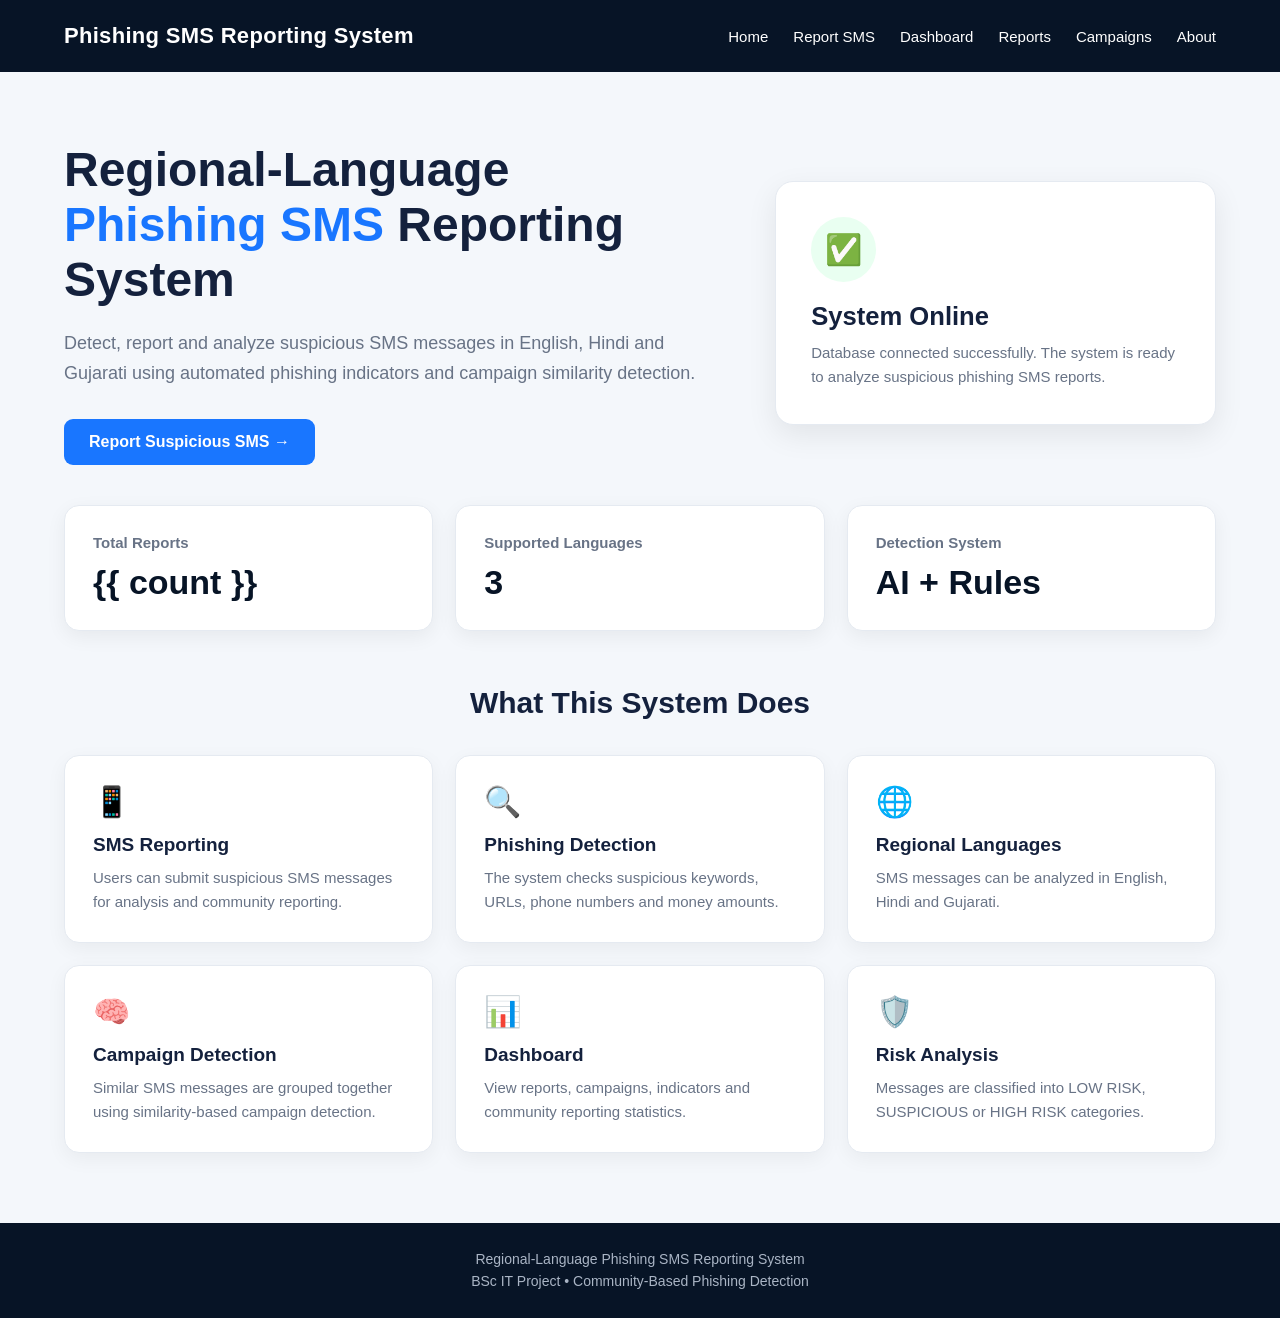
<file: templates/index.html>
<!DOCTYPE html>
<html lang="en">

<head>

    <meta charset="UTF-8">

    <meta name="viewport" content="width=device-width, initial-scale=1.0">

    <title>Regional-Language Phishing SMS Reporting System</title>
    <style>

    * {
    margin: 0;
    padding: 0;
    box-sizing: border-box;
}

html {
    scroll-behavior: smooth;
}

body {
    font-family: Arial, sans-serif;
    background: #f4f7fb;
    color: #14213d;
    overflow-x: hidden;
}


/* =========================
   NAVBAR
========================= */

.navbar {
    min-height: 72px;
    width: 100%;
    background: #071426;
    display: flex;
    align-items: center;
    justify-content: space-between;
    padding: 16px 5%;
    color: white;
    gap: 25px;
}

.logo {
    font-size: clamp(18px, 2vw, 22px);
    font-weight: bold;
    letter-spacing: 0.3px;
    white-space: nowrap;
}

.nav-links {
    display: flex;
    align-items: center;
    justify-content: flex-end;
    flex-wrap: wrap;
    gap: 12px 25px;
}

.nav-links a {
    color: white;
    text-decoration: none;
    font-size: 15px;
    transition: 0.3s;
    white-space: nowrap;
}

.nav-links a:hover {
    color: #55aaff;
}


/* =========================
   HERO
========================= */

.hero {
    width: min(1200px, 90%);
    margin: clamp(45px, 7vw, 70px) auto 40px;
    display: grid;
    grid-template-columns: 1.2fr 0.8fr;
    gap: clamp(30px, 5vw, 50px);
    align-items: center;
}

.hero-text h1 {
    font-size: clamp(32px, 4.2vw, 48px);
    line-height: 1.15;
    margin-bottom: 20px;
}

.hero-text h1 span {
    color: #1976ff;
}

.hero-text p {
    color: #687386;
    font-size: clamp(15px, 1.6vw, 18px);
    line-height: 1.7;
    margin-bottom: 30px;
    max-width: 700px;
}


/* =========================
   BUTTON
========================= */

.btn {
    display: inline-block;
    padding: 14px 25px;
    background: #1976ff;
    color: white;
    text-decoration: none;
    border-radius: 9px;
    font-weight: bold;
    transition: 0.3s;
}

.btn:hover {
    background: #075dcc;
    transform: translateY(-2px);
}


/* =========================
   STATUS CARD
========================= */

.status-card {
    background: white;
    padding: clamp(25px, 4vw, 35px);
    border-radius: 18px;
    box-shadow: 0 10px 30px rgba(0, 0, 0, 0.08);
    border: 1px solid #e5eaf1;
    width: 100%;
}

.status-icon {
    width: 65px;
    height: 65px;
    border-radius: 50%;
    background: #e9fff1;
    display: flex;
    align-items: center;
    justify-content: center;
    font-size: 30px;
    margin-bottom: 20px;
}

.status-card h2 {
    margin-bottom: 10px;
    font-size: clamp(21px, 2vw, 26px);
}

.status-card p {
    color: #687386;
    line-height: 1.6;
    font-size: 15px;
}


/* =========================
   STATISTICS
========================= */

.stats {
    width: min(1200px, 90%);
    margin: 30px auto;
    display: grid;
    grid-template-columns: repeat(3, 1fr);
    gap: 22px;
}

.stat-card {
    background: white;
    padding: clamp(22px, 3vw, 28px);
    border-radius: 15px;
    box-shadow: 0 6px 20px rgba(0, 0, 0, 0.06);
    border: 1px solid #e5eaf1;
}

.stat-card h3 {
    color: #687386;
    font-size: 15px;
    margin-bottom: 12px;
}

.stat-number {
    font-size: clamp(28px, 3vw, 34px);
    font-weight: bold;
    color: #071426;
    word-break: break-word;
}


/* =========================
   FEATURES
========================= */

.features {
    width: min(1200px, 90%);
    margin: 55px auto;
}

.features h2 {
    text-align: center;
    font-size: clamp(24px, 3vw, 30px);
    margin-bottom: 35px;
}

.feature-grid {
    display: grid;
    grid-template-columns: repeat(3, 1fr);
    gap: 22px;
}

.feature {
    background: white;
    padding: clamp(22px, 3vw, 28px);
    border-radius: 15px;
    border: 1px solid #e5eaf1;
    box-shadow: 0 6px 20px rgba(0, 0, 0, 0.05);
    transition: 0.3s;
}

.feature:hover {
    transform: translateY(-4px);
}

.feature-icon {
    font-size: 30px;
    margin-bottom: 15px;
}

.feature h3 {
    margin-bottom: 10px;
    font-size: 19px;
}

.feature p {
    color: #687386;
    line-height: 1.6;
    font-size: 15px;
}


/* =========================
   FOOTER
========================= */

footer {
    margin-top: 70px;
    background: #071426;
    color: white;
    text-align: center;
    padding: 25px 5%;
}

footer p {
    color: #aab5c5;
    font-size: 14px;
    line-height: 1.6;
}


/* =========================
   TABLET
========================= */

@media (max-width: 950px) {

    .navbar {
        flex-direction: column;
        justify-content: center;
        padding: 20px 5%;
        gap: 18px;
    }

    .logo {
        text-align: center;
        white-space: normal;
    }

    .nav-links {
        justify-content: center;
        width: 100%;
        gap: 10px 20px;
    }

    .hero {
        grid-template-columns: 1fr;
        margin-top: 50px;
    }

    .hero-text {
        text-align: center;
    }

    .hero-text p {
        margin-left: auto;
        margin-right: auto;
    }

    .status-card {
        max-width: 650px;
        margin: 0 auto;
    }

    .stats {
        grid-template-columns: repeat(2, 1fr);
    }

    .feature-grid {
        grid-template-columns: repeat(2, 1fr);
    }
}


/* =========================
   MOBILE
========================= */

@media (max-width: 600px) {

    .navbar {
        padding: 18px 15px;
        gap: 16px;
    }

    .logo {
        font-size: 18px;
        line-height: 1.4;
    }

    .nav-links {
        gap: 10px 14px;
    }

    .nav-links a {
        font-size: 13px;
    }


    /* HERO */

    .hero {
        width: 92%;
        margin: 38px auto 30px;
        gap: 30px;
    }

    .hero-text h1 {
        font-size: 32px;
        line-height: 1.2;
    }

    .hero-text p {
        font-size: 15px;
        line-height: 1.6;
        margin-bottom: 25px;
    }

    .btn {
        width: 100%;
        text-align: center;
        padding: 14px 18px;
    }


    /* STATUS */

    .status-card {
        padding: 25px;
    }

    .status-icon {
        width: 58px;
        height: 58px;
        font-size: 27px;
    }

    .status-card h2 {
        font-size: 22px;
    }


    /* STATS */

    .stats {
        width: 92%;
        grid-template-columns: 1fr;
        gap: 15px;
    }

    .stat-card {
        padding: 22px;
    }


    /* FEATURES */

    .features {
        width: 92%;
        margin: 45px auto;
    }

    .features h2 {
        font-size: 25px;
        margin-bottom: 25px;
    }

    .feature-grid {
        grid-template-columns: 1fr;
        gap: 15px;
    }

    .feature {
        padding: 22px;
    }


    /* FOOTER */

    footer {
        margin-top: 50px;
        padding: 22px 15px;
    }

    footer p {
        font-size: 12px;
    }
}


/* =========================
   SMALL MOBILE
========================= */

@media (max-width: 400px) {

    .navbar {
        padding: 16px 12px;
    }

    .logo {
        font-size: 16px;
    }

    .nav-links {
        gap: 8px 11px;
    }

    .nav-links a {
        font-size: 11px;
    }

    .hero-text h1 {
        font-size: 28px;
    }

    .hero-text p {
        font-size: 14px;
    }

    .status-card {
        padding: 20px;
    }

    .status-card p {
        font-size: 14px;
    }

    .stat-number {
        font-size: 27px;
    }

    .features h2 {
        font-size: 22px;
    }

    .feature h3 {
        font-size: 17px;
    }

    .feature p {
        font-size: 14px;
    }
}
</style>
</head>


<body>


<!-- NAVBAR -->

<nav class="navbar">

    <div class="logo">
        Phishing SMS Reporting System
    </div>

    <div class="nav-links">

        <a href="/">Home</a>

        <a href="/report">Report SMS</a>

        <a href="/dashboard">Dashboard</a>

        <a href="/reports">Reports</a>

        <a href="/campaigns">Campaigns</a>

        <a href="/about">About</a>

    </div>

</nav>



<!-- HERO -->

<section class="hero">

    <div class="hero-text">

        <h1>
            Regional-Language
            <span>Phishing SMS</span>
            Reporting System
        </h1>

        <p>
            Detect, report and analyze suspicious SMS messages
            in English, Hindi and Gujarati using automated
            phishing indicators and campaign similarity detection.
        </p>

        <a href="/report" class="btn">
            Report Suspicious SMS →
        </a>

    </div>


    <div class="status-card">

        <div class="status-icon">
            ✅
        </div>

        <h2>
            System Online
        </h2>

        <p>
            Database connected successfully.
            The system is ready to analyze suspicious
            phishing SMS reports.
        </p>

    </div>

</section>



<!-- STATISTICS -->

<section class="stats">

    <div class="stat-card">

        <h3>Total Reports</h3>

        <div class="stat-number">
            {{ count }}
        </div>

    </div>


    <div class="stat-card">

        <h3>Supported Languages</h3>

        <div class="stat-number">
            3
        </div>

    </div>


    <div class="stat-card">

        <h3>Detection System</h3>

        <div class="stat-number">
            AI + Rules
        </div>

    </div>

</section>



<!-- FEATURES -->

<section class="features">

    <h2>
        What This System Does
    </h2>


    <div class="feature-grid">


        <div class="feature">

            <div class="feature-icon">
                📱
            </div>

            <h3>
                SMS Reporting
            </h3>

            <p>
                Users can submit suspicious SMS messages
                for analysis and community reporting.
            </p>

        </div>


        <div class="feature">

            <div class="feature-icon">
                🔍
            </div>

            <h3>
                Phishing Detection
            </h3>

            <p>
                The system checks suspicious keywords,
                URLs, phone numbers and money amounts.
            </p>

        </div>


        <div class="feature">

            <div class="feature-icon">
                🌐
            </div>

            <h3>
                Regional Languages
            </h3>

            <p>
                SMS messages can be analyzed in English,
                Hindi and Gujarati.
            </p>

        </div>


        <div class="feature">

            <div class="feature-icon">
                🧠
            </div>

            <h3>
                Campaign Detection
            </h3>

            <p>
                Similar SMS messages are grouped together
                using similarity-based campaign detection.
            </p>

        </div>


        <div class="feature">

            <div class="feature-icon">
                📊
            </div>

            <h3>
                Dashboard
            </h3>

            <p>
                View reports, campaigns, indicators and
                community reporting statistics.
            </p>

        </div>


        <div class="feature">

            <div class="feature-icon">
                🛡️
            </div>

            <h3>
                Risk Analysis
            </h3>

            <p>
                Messages are classified into LOW RISK,
                SUSPICIOUS or HIGH RISK categories.
            </p>

        </div>


    </div>

</section>



<!-- FOOTER -->

<footer>

    <p>
        Regional-Language Phishing SMS Reporting System
    </p>

    <p>
        BSc IT Project • Community-Based Phishing Detection
    </p>

</footer>


</body>

</html>
</file>
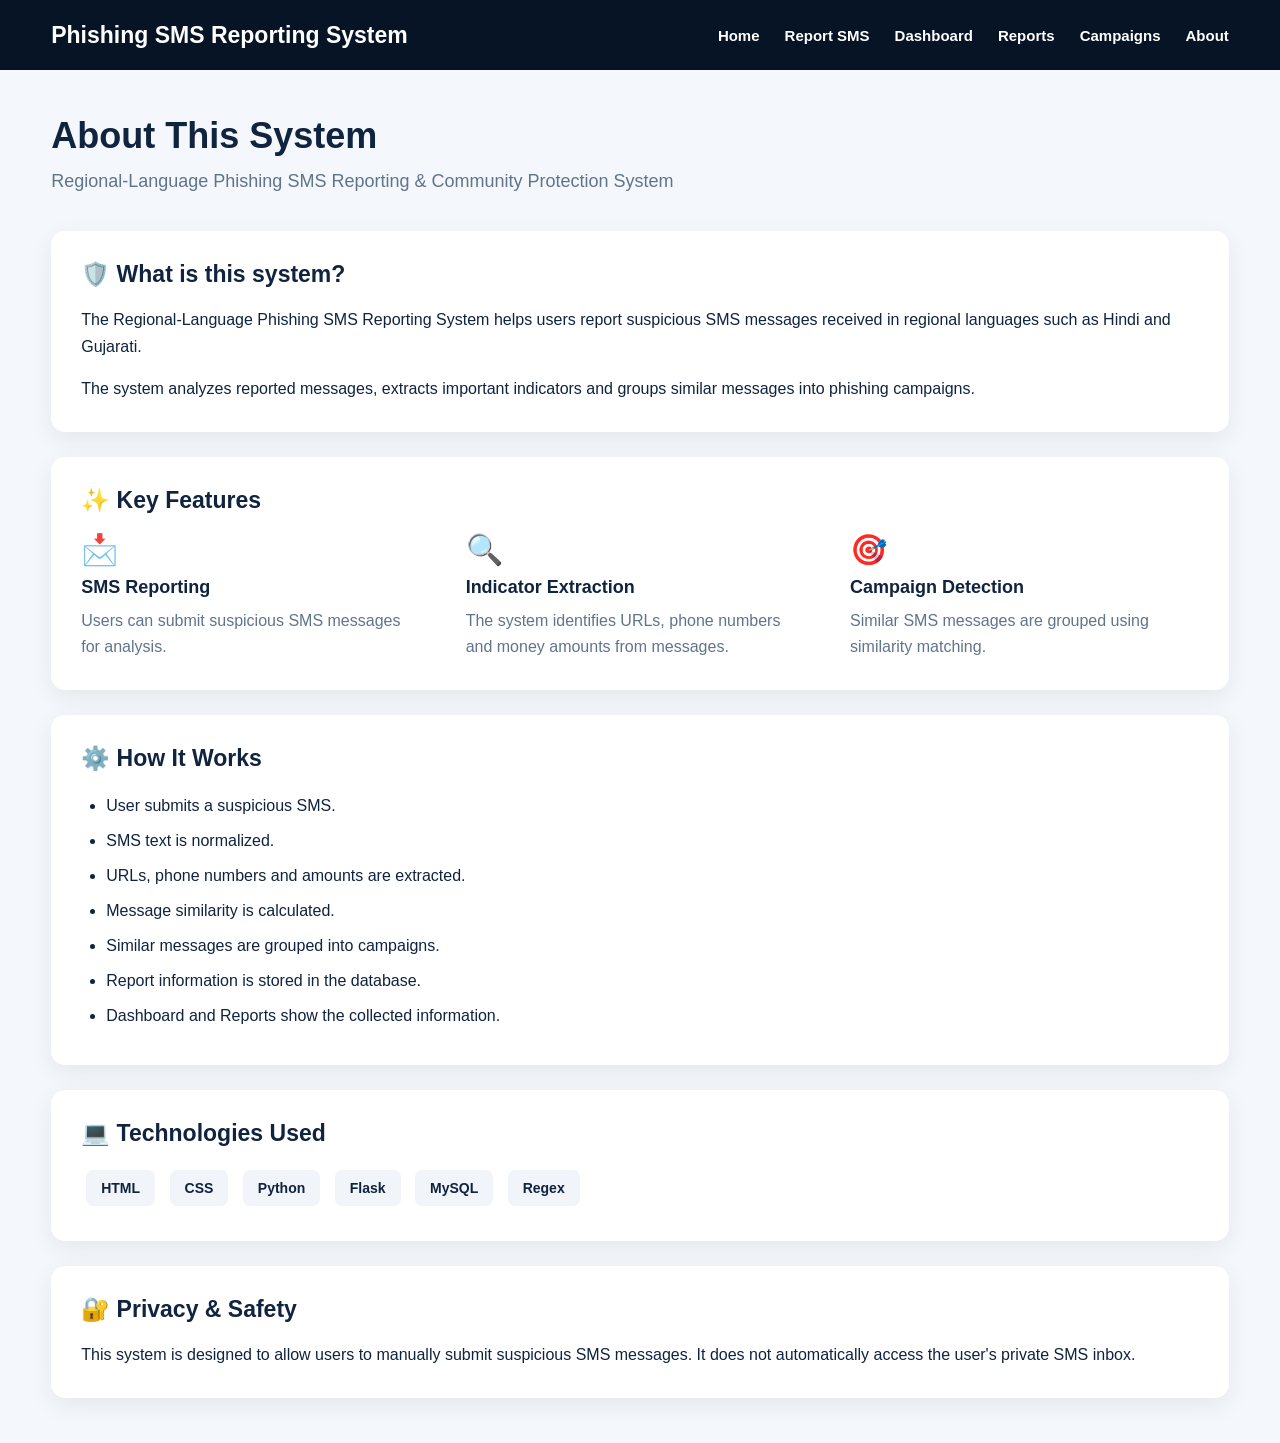
<file: templates/about.html>
<!DOCTYPE html>
<html>
<head>
    <title>About - Phishing SMS Reporting System</title>

    <style>

* {
    box-sizing: border-box;
    margin: 0;
    padding: 0;
}

body {
    font-family: Arial, sans-serif;
    background: #f4f7fb;
    color: #10233f;
    overflow-x: hidden;
}

/* ================= NAVBAR ================= */

nav {
    min-height: 70px;
    background: #061426;
    padding: 15px 4%;
    display: flex;
    justify-content: space-between;
    align-items: center;
    gap: 20px;
}

.logo {
    color: white;
    font-size: 23px;
    font-weight: bold;
    white-space: nowrap;
}

nav > div:last-child {
    display: flex;
    align-items: center;
    justify-content: flex-end;
    flex-wrap: wrap;
    gap: 10px 25px;
}

nav a {
    color: white;
    text-decoration: none;
    margin-left: 0;
    font-size: 15px;
    font-weight: 600;
    transition: 0.3s;
}

nav a:hover {
    color: #4da3ff;
}

/* ================= CONTAINER ================= */

.container {
    width: 92%;
    max-width: 1200px;
    margin: 45px auto;
}

h1 {
    font-size: 36px;
    margin-bottom: 10px;
}

.subtitle {
    color: #60748c;
    font-size: 18px;
    line-height: 1.6;
    margin-bottom: 35px;
}

/* ================= CARDS ================= */

.card {
    background: white;
    padding: 30px;
    margin-bottom: 25px;
    border-radius: 14px;
    box-shadow: 0 7px 25px rgba(0,0,0,0.07);
}

.card h2 {
    margin-top: 0;
    margin-bottom: 18px;
    font-size: 23px;
}

.card p {
    line-height: 1.7;
    margin-bottom: 15px;
}

.card p:last-child {
    margin-bottom: 0;
}

/* ================= FEATURES ================= */

.feature {
    display: inline-block;
    width: 30%;
    vertical-align: top;
    margin-right: 4%;
}

.feature:last-child {
    margin-right: 0;
}

.icon {
    font-size: 30px;
    margin-bottom: 10px;
}

.feature h3 {
    margin-bottom: 10px;
    font-size: 18px;
}

.feature p {
    color: #60748c;
    line-height: 1.6;
}

/* ================= HOW IT WORKS ================= */

ul {
    padding-left: 25px;
    line-height: 2;
}

li {
    margin-bottom: 3px;
}

/* ================= TECHNOLOGIES ================= */

.tech {
    background: #f1f4f8;
    color: #10233f;
    padding: 10px 15px;
    border-radius: 7px;
    display: inline-block;
    margin: 5px;
    font-size: 14px;
    font-weight: 600;
}


/* ================= TABLET ================= */

@media (max-width: 900px) {

    nav {
        flex-direction: column;
        padding: 20px;
        gap: 18px;
    }

    .logo {
        text-align: center;
        font-size: 21px;
    }

    nav > div:last-child {
        width: 100%;
        justify-content: center;
        gap: 10px 18px;
    }

    nav a {
        font-size: 14px;
    }

    .container {
        width: 94%;
        margin: 35px auto;
    }

    h1 {
        font-size: 31px;
    }

    .subtitle {
        font-size: 16px;
        margin-bottom: 28px;
    }

    .card {
        padding: 25px;
    }

    .feature {
        width: 31%;
        margin-right: 2.5%;
    }

}


/* ================= MOBILE ================= */

@media (max-width: 600px) {

    nav {
        padding: 18px 14px;
    }

    .logo {
        font-size: 18px;
        line-height: 1.4;
        white-space: normal;
        text-align: center;
    }

    nav > div:last-child {
        gap: 9px 13px;
    }

    nav a {
        font-size: 12px;
    }

    .container {
        width: 94%;
        margin: 25px auto;
    }

    h1 {
        font-size: 26px;
        line-height: 1.3;
    }

    .subtitle {
        font-size: 14px;
        line-height: 1.6;
        margin-bottom: 22px;
    }

    .card {
        padding: 20px;
        margin-bottom: 18px;
        border-radius: 12px;
    }

    .card h2 {
        font-size: 20px;
        line-height: 1.4;
    }

    .card p {
        font-size: 14px;
        line-height: 1.7;
    }

    /* Features become vertical */

    .feature {
        display: block;
        width: 100%;
        margin-right: 0;
        margin-bottom: 25px;
    }

    .feature:last-child {
        margin-bottom: 0;
    }

    .icon {
        font-size: 28px;
    }

    .feature h3 {
        font-size: 17px;
    }

    .feature p {
        font-size: 14px;
    }

    ul {
        padding-left: 20px;
        line-height: 1.8;
    }

    li {
        font-size: 14px;
        margin-bottom: 8px;
    }

    .tech {
        padding: 9px 12px;
        font-size: 13px;
        margin: 4px 2px;
    }

}


/* ================= SMALL MOBILE ================= */

@media (max-width: 400px) {

    nav {
        padding: 16px 10px;
    }

    .logo {
        font-size: 16px;
    }

    nav > div:last-child {
        gap: 8px 10px;
    }

    nav a {
        font-size: 10px;
    }

    .container {
        width: 94%;
        margin: 22px auto;
    }

    h1 {
        font-size: 23px;
    }

    .subtitle {
        font-size: 13px;
    }

    .card {
        padding: 16px;
        border-radius: 10px;
    }

    .card h2 {
        font-size: 18px;
    }

    .card p,
    .feature p,
    li {
        font-size: 13px;
    }

    .feature h3 {
        font-size: 16px;
    }

    .tech {
        font-size: 12px;
        padding: 8px 10px;
    }

}

</style>
</head>

<body>

<nav>

    <div class="logo">
        Phishing SMS Reporting System
    </div>

    <div>
        <a href="/">Home</a>
        <a href="/report">Report SMS</a>
        <a href="/dashboard">Dashboard</a>
        <a href="/reports">Reports</a>
        <a href="/campaigns">Campaigns</a>
        <a href="/about">About</a>
    </div>

</nav>


<div class="container">

    <h1>About This System</h1>

    <p class="subtitle">
        Regional-Language Phishing SMS Reporting & Community Protection System
    </p>


    <div class="card">

        <h2>🛡️ What is this system?</h2>

        <p>
            The Regional-Language Phishing SMS Reporting System helps
            users report suspicious SMS messages received in regional
            languages such as Hindi and Gujarati.
        </p>

        <p>
            The system analyzes reported messages, extracts important
            indicators and groups similar messages into phishing campaigns.
        </p>

    </div>


    <div class="card">

        <h2>✨ Key Features</h2>

        <div class="feature">
            <div class="icon">📩</div>
            <h3>SMS Reporting</h3>
            <p>
                Users can submit suspicious SMS messages for analysis.
            </p>
        </div>

        <div class="feature">
            <div class="icon">🔍</div>
            <h3>Indicator Extraction</h3>
            <p>
                The system identifies URLs, phone numbers and money
                amounts from messages.
            </p>
        </div>

        <div class="feature">
            <div class="icon">🎯</div>
            <h3>Campaign Detection</h3>
            <p>
                Similar SMS messages are grouped using similarity matching.
            </p>
        </div>

    </div>


    <div class="card">

        <h2>⚙️ How It Works</h2>

        <ul>
            <li>User submits a suspicious SMS.</li>
            <li>SMS text is normalized.</li>
            <li>URLs, phone numbers and amounts are extracted.</li>
            <li>Message similarity is calculated.</li>
            <li>Similar messages are grouped into campaigns.</li>
            <li>Report information is stored in the database.</li>
            <li>Dashboard and Reports show the collected information.</li>
        </ul>

    </div>


    <div class="card">

        <h2>💻 Technologies Used</h2>

        <span class="tech">HTML</span>
        <span class="tech">CSS</span>
        <span class="tech">Python</span>
        <span class="tech">Flask</span>
        <span class="tech">MySQL</span>
        <span class="tech">Regex</span>

    </div>


    <div class="card">

        <h2>🔐 Privacy & Safety</h2>

        <p>
            This system is designed to allow users to manually submit
            suspicious SMS messages. It does not automatically access
            the user's private SMS inbox.
        </p>

    </div>

</div>

</body>
</html>
</file>
